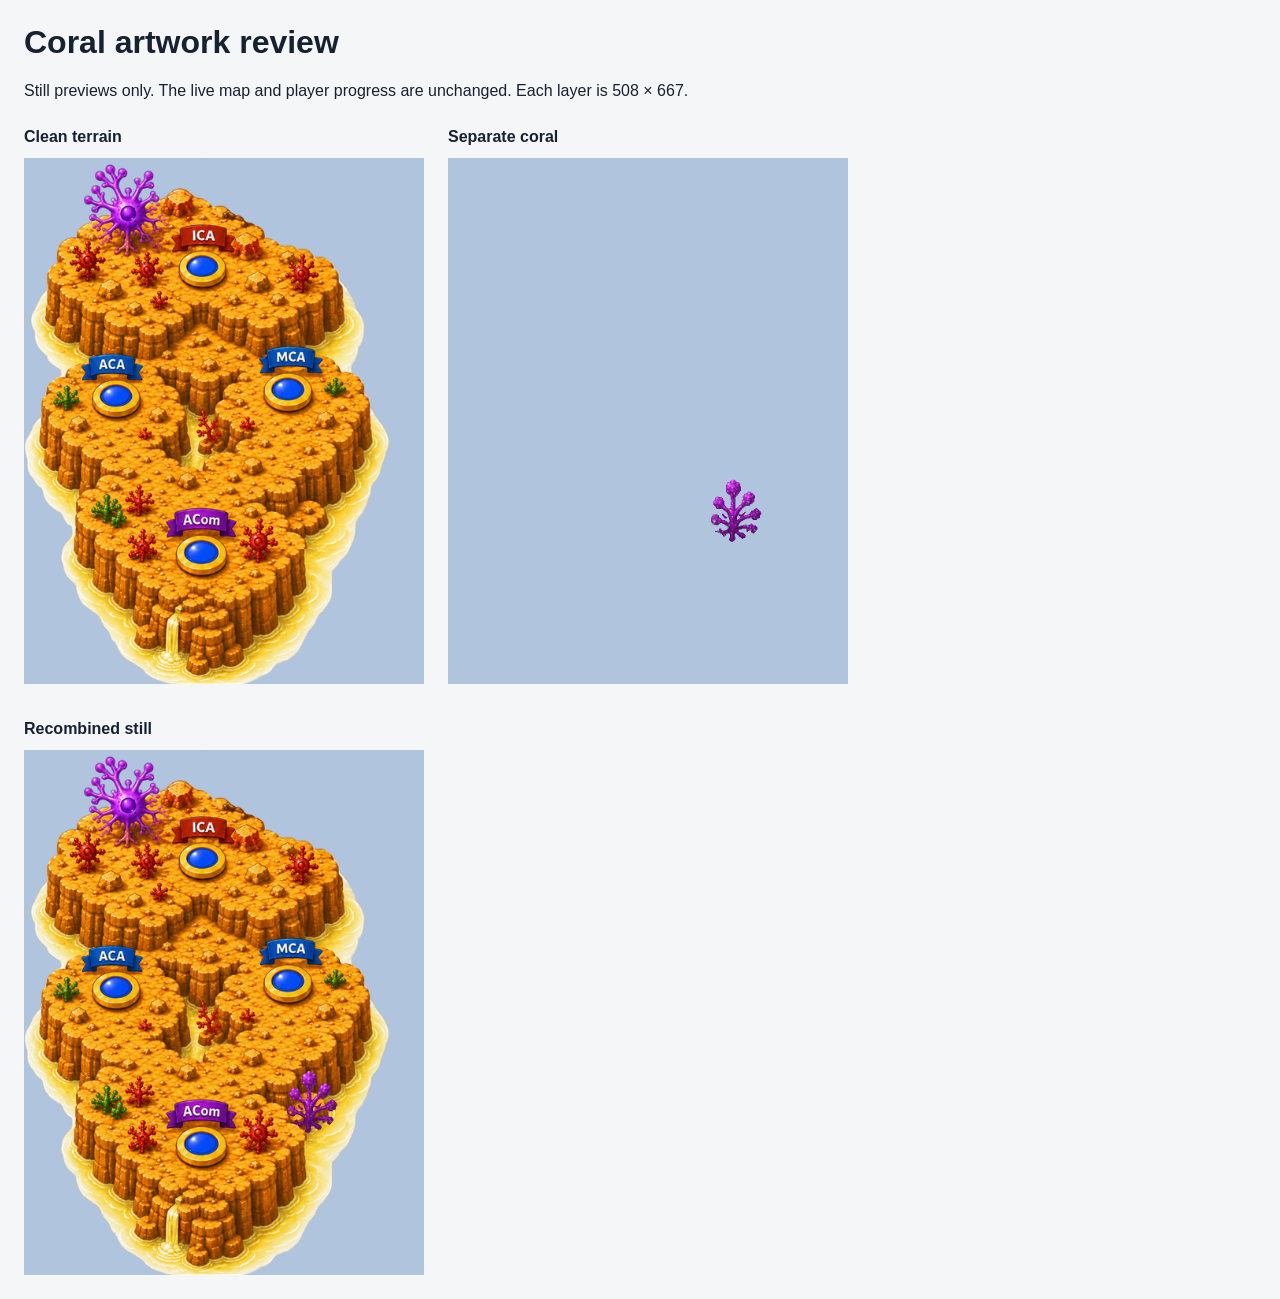
<file: artwork-review/coral/index.html>
<!doctype html><html lang="en"><meta charset="utf-8"><meta name="viewport" content="width=device-width,initial-scale=1"><title>Coral layer review</title><style>body{font:16px Arial;background:#f5f6f8;color:#172131;margin:24px}main{display:flex;flex-wrap:wrap;gap:24px}figure{margin:0;width:min(100%,400px)}img{display:block;width:100%;background:#b0c4de}figcaption{font-weight:bold;margin:12px 0}</style><h1>Coral artwork review</h1><p>Still previews only. The live map and player progress are unchanged. Each layer is 508 × 667.</p><main><figure><figcaption>Clean terrain</figcaption><img src="terrain-no-coral.png"></figure><figure><figcaption>Separate coral</figcaption><img src="coral-layer.png"></figure><figure><figcaption>Recombined still</figcaption><img src="combined.png"></figure></main></html>
</file>
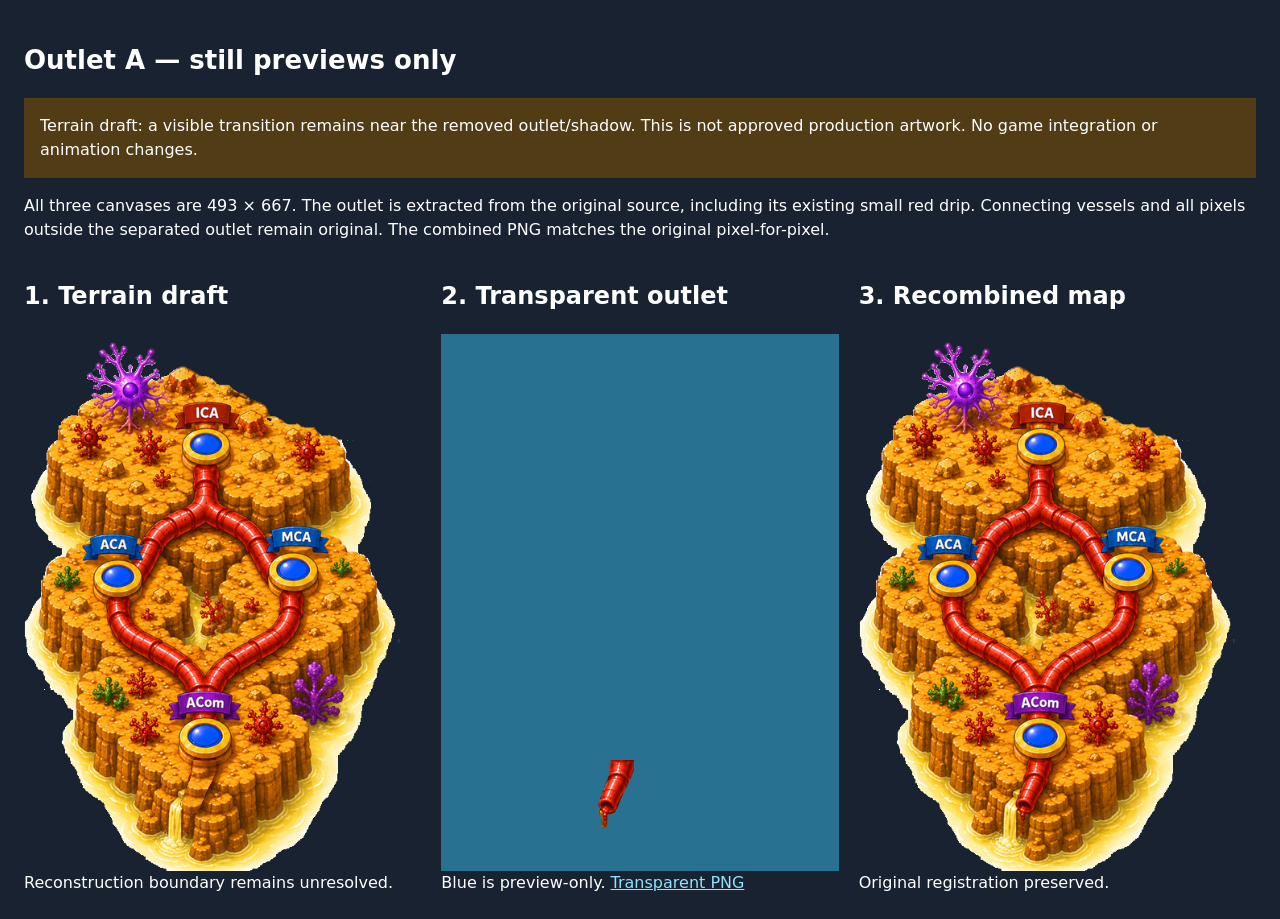
<file: artwork-review/outlet-a/index.html>
﻿<!doctype html><html lang="en"><meta charset="utf-8"><meta name="viewport" content="width=device-width,initial-scale=1"><title>Outlet A — still artwork review</title><style>body{margin:0;padding:24px;background:#182230;color:white;font:16px/1.5 system-ui}main{max-width:1500px;margin:auto}.grid{display:grid;grid-template-columns:repeat(auto-fit,minmax(280px,1fr));gap:20px}figure{margin:0}img{width:100%;display:block}h1{font-size:26px}.note{background:#523c16;padding:16px}a{color:#8fe3ff}</style><main><h1>Outlet A — still previews only</h1><p class="note">Terrain draft: a visible transition remains near the removed outlet/shadow. This is not approved production artwork. No game integration or animation changes.</p><p>All three canvases are 493 × 667. The outlet is extracted from the original source, including its existing small red drip. Connecting vessels and all pixels outside the separated outlet remain original. The combined PNG matches the original pixel-for-pixel.</p><div class="grid"><figure><h2>1. Terrain draft</h2><img src="terrain-clean-v2.png" alt="Terrain with outlet removed; local transition still requires refinement"><figcaption>Reconstruction boundary remains unresolved.</figcaption></figure><figure><h2>2. Transparent outlet</h2><img src="outlet-contrast.png" alt="Original outlet against blue contrasting background"><figcaption>Blue is preview-only. <a href="outlet-transparent.png">Transparent PNG</a></figcaption></figure><figure><h2>3. Recombined map</h2><img src="combined.png" alt="Recombined map matching original"><figcaption>Original registration preserved.</figcaption></figure></div></main></html>
</file>
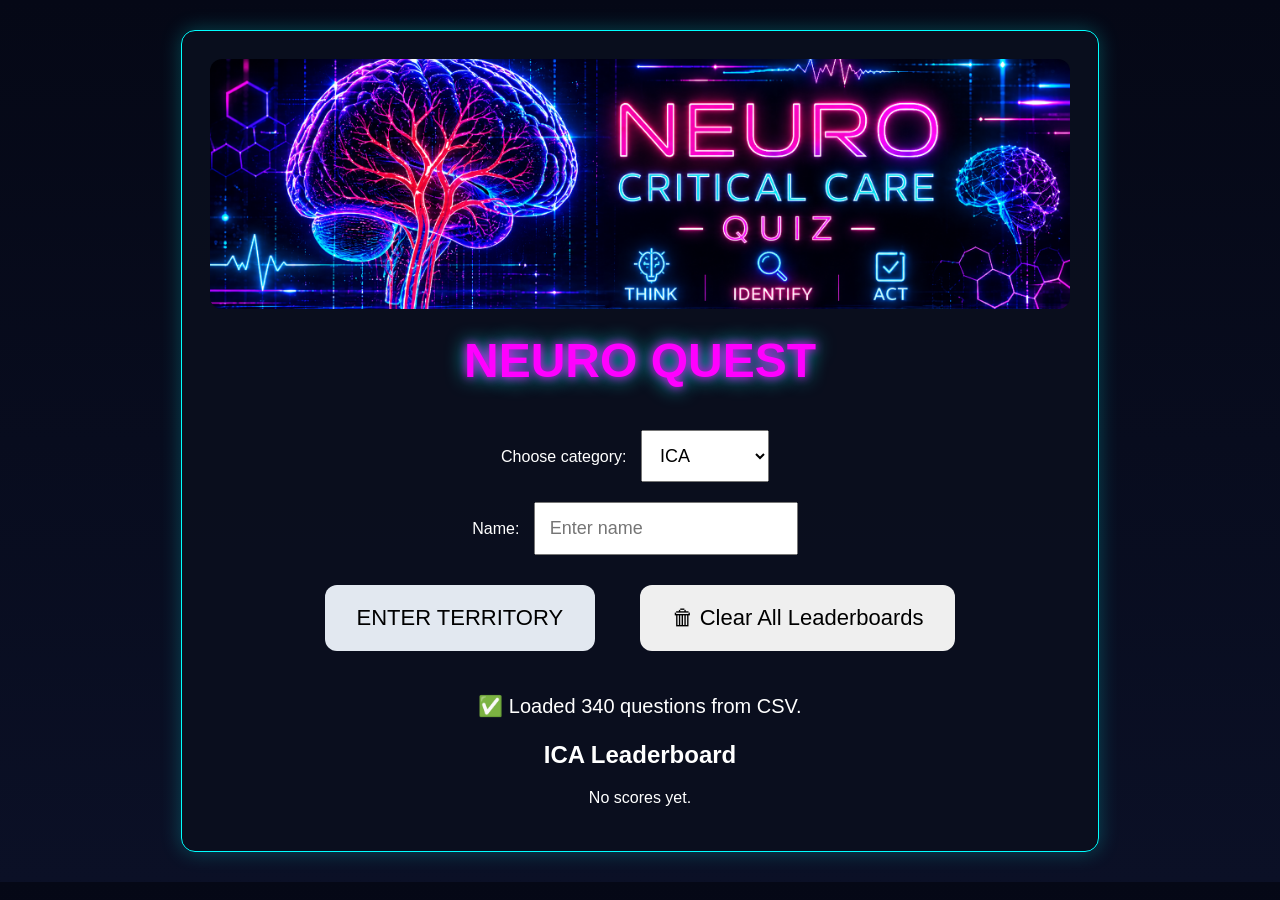
<file: neuro_quiz_csv_awards.html>
<!DOCTYPE html>
<html lang="en">
<head>
<meta charset="UTF-8">
<meta name="viewport" content="width=device-width, initial-scale=1.0">
<title>Neuro Quickfire CSV Quiz</title>
<style>
    body {

font-family: Arial, sans-serif;

background:
linear-gradient(
180deg,
#050816,
#0b1026);

color:white;

margin:0;

padding:30px;

text-align:center;

}
    .card {

background:
rgba(
10,
15,
30,
0.92);

max-width:860px;

margin:0 auto;

padding:28px;

border-radius:14px;

border:
1px solid
#00ffff;

box-shadow:

0 0 20px
rgba(
0,
255,
255,
0.25);

}
    h1 { margin-top: 0; }
    select, input {
padding: 14px;
font-size: 18px;
margin: 10px;
}

button {
padding: 20px 32px;
margin: 20px;
font-size: 22px;
border:none;
border-radius:12px;
cursor:pointer;
}
    .true-btn { background: #d7f5dc; }
    .false-btn { background: #f9d7d7; }
    .start-btn { background: #e2e8f0; }
    #question {

background:white;
color:black;

font-size:
clamp(30px,6vw,44px);

margin:22px 0;

line-height:1.4;

padding:28px;

border-radius:12px;

font-weight:
600;

}
    #feedback {

font-size:
28px;

margin:25px;

min-height:
100px;

line-height:
1.5;

}
    #progress {

margin-top:
15px;

font-size:
24px;

color:
#cccccc;

}
    table { width: 100%; border-collapse: collapse; margin-top: 20px; }
    th{

color:
#ff4fd8;

}

td{

color:
#00ffff;

}
    .small {

color:white;

font-size:
20px;

line-height:
1.5;

}
    .hidden { display: none; }
    .award { font-size: 32px; margin: 15px; font-weight: bold; }
    .brain3 {
background:#9b59b6;
color:white;
}

.brain2 {
background:#3498db;
color:white;
}

.brain1 {
background:#6ab04c;
color:white;
}
    .noaward { background: #f3f4f6; padding: 12px; border-radius: 10px; }
  /*PC only*/
  @media (min-width:769px){

#introVideo{

width:100%;

max-height:95vh;

object-fit:contain;

}

}
    /* MOBILE ONLY */
@media (max-width: 768px) {
.award-name {
display:none;
}

.award-cell {
font-size:24px;
white-space:normal;
}
    table {

font-size:
16px;

width:
100%;

table-layout:
fixed;

}

th, td {

padding:
4px;

text-align:
center;

}

th:nth-child(1),
td:nth-child(1) {

width:
8%;

}

th:nth-child(2),
td:nth-child(2) {

width:
28%;

}

th:nth-child(3),
td:nth-child(3) {

width:
18%;

}

th:nth-child(4),
td:nth-child(4) {

width:
14%;

}

th:nth-child(5),
td:nth-child(5) {

width:
32%;

}

/* hide date on mobile */

th:nth-child(6),
td:nth-child(6) {

display:
none;

}

.award {
font-size: 24px;
}
button {

padding:26px 40px;
font-size:26px;
margin:20px;
width:220px;
height:90px;

}

.true-btn,
.false-btn {

display:block;
margin:22px auto;
width:240px;
height:90px;

}

/* Mobile CSS Active Badge */
/*
body::after {

content:
"📱 Mobile CSS Active";

position:
fixed;

bottom:
50px;

right:
10px;

background:
green;

padding:
10px;

border-radius:
8px;

color:
white;

font-size:
14px;

z-index:
9999;

}
*/
}
</style>
</head>
<body>
<div class="card">

<img src="Quiz banner.png"
style="
width:100%;
max-height:250px;
object-fit:cover;
border-radius:12px;
margin-bottom:20px;
">

<h1 style="
color:#ff00ff;
font-size:48px;
text-shadow:
0 0 10px #ff00ff,
0 0 20px #00ffff;
">
NEURO QUEST
</h1>
<div id="videoContainer"
class="hidden">

<video
id="introVideo"
width="100%"
controls
>

<source
id="videoSource"
src=""
type="video/mp4">

</video>

</div>
    <div id="setup">
        <p></p>
        <p class="small"></p>

        <label for="categorySelect">Choose category:</label>
        <select id="categorySelect"></select>

        <br>

        <label for="playerName">Name:</label>
        <input id="playerName"
placeholder="Enter name"
oninput="populateCategories()">

        <br>

        <button class="start-btn"
onclick="startIntro()">

ENTER TERRITORY

</button>
        <button onclick="clearLeaderboards()">
🗑 Clear All Leaderboards
</button>
        <p id="loadStatus" class="small"></p>
        <div id="setupLeaderboard"></div>
    </div>

    <div id="quiz" class="hidden">
        <div id="progress"></div>
        <div id="question"></div>

        <button class="true-btn" onclick="answerQuestion(true)">TRUE</button>
        <button class="false-btn" onclick="answerQuestion(false)">FALSE</button>

        <div id="feedback"></div>
    </div>

    <div id="finish" class="hidden"></div>
    
</div>

<script>

let allQuestions = [];
let quizQuestions = [];
let currentIndex = 0;
let score = 0;
let selectedCategory = "";
let playerName = "";

function startIntro(){

selectedCategory =
document.getElementById(
"categorySelect"
).value;


let video =
document.getElementById(
"introVideo"
);


let videoFile =
selectedCategory +
"_intro.mp4";



video.pause();

video.removeAttribute(
"src"
);

video.load();


document.getElementById(
"videoContainer"
).classList.add(
"hidden"
);



fetch(
videoFile,
{
method:"HEAD"
}
)

.then(function(response){

if(
!response.ok
){

startQuiz();

return;

}



document.getElementById(
"setup"
).classList.add(
"hidden"
);


document.getElementById(
"videoContainer"
).classList.remove(
"hidden"
);



video.src =
videoFile;

video.load();

setTimeout(function(){

document.getElementById(
"videoContainer"
).scrollIntoView({

behavior:"smooth",

block:"start"

});

},300);
video.onended =
function(){

document.getElementById(
"videoContainer"
).classList.add(
"hidden"
);

startQuiz();

};



video.play();

})


.catch(function(){

document.getElementById(
"videoContainer"
).classList.add(
"hidden"
);

startQuiz();

});

}
fetch("questions.csv")
    .then(response => {
        if (!response.ok) throw new Error("Could not load questions.csv");
        return response.text();
    })
    .then(csvText => {
        allQuestions = parseCSV(csvText);
        populateCategories();
        document.getElementById("loadStatus").innerHTML =
            "✅ Loaded " + allQuestions.length + " questions from CSV.";
        updateSetupLeaderboard();
    })
    .catch(error => {
        document.getElementById("loadStatus").innerHTML =
            "❌ Could not load questions.csv. If testing locally, run through Live Server rather than double-clicking the HTML file.";
        console.error(error);
    });

function parseCSV(text) {
    const rows = [];
    let row = [];
    let current = "";
    let insideQuotes = false;

    for (let i = 0; i < text.length; i++) {
        const char = text[i];
        const nextChar = text[i + 1];

        if (char === '"' && insideQuotes && nextChar === '"') {
            current += '"';
            i++;
        } else if (char === '"') {
            insideQuotes = !insideQuotes;
        } else if (char === "," && !insideQuotes) {
            row.push(current);
            current = "";
        } else if ((char === "\n" || char === "\r") && !insideQuotes) {
            if (current !== "" || row.length > 0) {
                row.push(current);
                rows.push(row);
                row = [];
                current = "";
            }
            if (char === "\r" && nextChar === "\n") i++;
        } else {
            current += char;
        }
    }

    if (current !== "" || row.length > 0) {
        row.push(current);
        rows.push(row);
    }

    const headers = rows.shift().map(h => h.trim());

    return rows
        .filter(r => r.length > 1)
        .map(r => {
            let obj = {};
            headers.forEach((h, i) => obj[h] = (r[i] || "").trim());
            return obj;
        })
        .filter(q => q.Category && q.QuestionGroup && q.Question && q.Answer);
}

function populateCategories() {

const select =
document.getElementById(
"categorySelect"
);

const player =
localStorage.getItem(
"currentPlayer"
)
||
document.getElementById(
"playerName"
)?.value
||
"";
    const previousChoice = select.value;
const urlParams =
new URLSearchParams(
window.location.search
);

const requestedCategory =
urlParams.get("category");
    const categories = [...new Set(allQuestions.map(q => q.Category.trim()))].sort();

    select.innerHTML = "";

    categories.forEach(cat => {
        let option = document.createElement("option");
        option.value = cat;

        if (isUnlocked(player, cat)) {
            option.textContent = cat;
            option.disabled = false;
        } else {
            option.textContent = "🔒 " + cat;
            option.disabled = true;
        }

        select.appendChild(option);
    });

    if(
requestedCategory &&
isUnlocked(player, requestedCategory)
){

select.value =
requestedCategory;

}
else if(
previousChoice &&
isUnlocked(player, previousChoice)
){

select.value =
previousChoice;

}
else if(
isUnlocked(player,"ICA")
){

select.value =
"ICA";

}

    select.onchange = updateSetupLeaderboard;

updateSetupLeaderboard();
}
function startQuiz() {
    selectedCategory = document.getElementById("categorySelect").value;
playerName =
localStorage.getItem("currentPlayer")
||
document.getElementById("playerName")
.value.trim()
||
"Anonymous";

    let categoryQuestions = allQuestions.filter(q =>
        q.Category.trim().toUpperCase() === selectedCategory.trim().toUpperCase()
    );

    let grouped = {};

    categoryQuestions.forEach(q => {
        let groupKey = q.QuestionGroup.trim();
        if (!grouped[groupKey]) grouped[groupKey] = [];
        grouped[groupKey].push(q);
    });

    let oneFromEachGroup = Object.values(grouped).map(group => {
        return group[Math.floor(Math.random() * group.length)];
    });

    quizQuestions = shuffle(oneFromEachGroup).slice(0, 20);

    if (quizQuestions.length === 0) {
        alert("No questions found for this category.");
        return;
    }

    currentIndex = 0;
    score = 0;

    document.getElementById("setup").classList.add("hidden");
    document.getElementById("quiz").classList.remove("hidden");
    document.getElementById("finish").classList.add("hidden");

    showQuestion();
}

function showQuestion() {
    if (currentIndex >= quizQuestions.length) {
        finishQuiz();
        return;
    }

    let q = quizQuestions[currentIndex];

    document.getElementById("progress").innerHTML =
        "Question " + (currentIndex + 1) + " of " + quizQuestions.length +
        " | Score: " + score;

    document.getElementById("question").innerHTML = q.Question;
    document.getElementById("feedback").innerHTML = "";
}

function answerQuestion(choice) {
    let q = quizQuestions[currentIndex];
    let correctAnswer = q.Answer.trim().toUpperCase() === "TRUE";

    if (choice === correctAnswer) {
        score++;
        document.getElementById("feedback").innerHTML =
            "✅ Correct<br><span class='small'>" + q.Explanation + "</span>";
    } else {
        document.getElementById("feedback").innerHTML =
            "❌ Incorrect<br><span class='small'>" + q.Explanation + "</span>";
    }

    currentIndex++;
    setTimeout(showQuestion, 1700);
}
function submitGlobalScore(name, category, score, total, percent, award) {

    const formURL =
    "https://docs.google.com/forms/d/e/1FAIpQLSeqcBmjXNahqS48UWoKyGzXKnuLOe5CPCmRaFGAQKbBhjtxow/formResponse";

    const data = new FormData();

    data.append("entry.566987485", name);
    data.append("entry.703819796", category);
    data.append("entry.848919540", score);
    data.append("entry.2003297694", total);
    data.append("entry.2104975572", percent);
    data.append("entry.2060613042", award);
    data.append("entry.2009593854",
        new Date().toLocaleString());

    fetch(formURL, {
        method: "POST",
        mode: "no-cors",
        body: data
    });

    console.log("Global score submitted");
}
function finishQuiz() {
    document.getElementById("quiz").classList.add("hidden");

    let percent = Math.round((score / quizQuestions.length) * 100);
    let award = getAward(percent);
    saveLevelProgress(
playerName,
selectedCategory,
award
);
    if(
selectedCategory==="ICA"
&&
percent>=80
){

saveUnlock(
playerName,
"ICA",
"ACA"
);
saveUnlock(
playerName,
"ICA",
"MCA"
);
}
if(
selectedCategory==="ACA"
&&
percent>=80
){

let progress =
JSON.parse(
localStorage.getItem(
"neuroProgress"
) || "{}"
);

if(
progress[playerName] &&
progress[playerName]["MCA"] &&
progress[playerName]["MCA"].completed === true
){

saveUnlock(
playerName,
"ACA",
"ACom"
);

}

}
if(
selectedCategory==="MCA"
&&
percent>=80
){

let progress =
JSON.parse(
localStorage.getItem(
"neuroProgress"
) || "{}"
);

if(
progress[playerName] &&
progress[playerName]["ACA"] &&
progress[playerName]["ACA"].completed === true
){

saveUnlock(
playerName,
"MCA",
"ACom"
);
}

}
if(
selectedCategory==="ACom"
&&
percent>=80
){

saveUnlock(
playerName,
"ACom",
"AChA"
);


}



    let code = generateUnlockCode(selectedCategory, award.code);

    saveScore(playerName, selectedCategory, score, quizQuestions.length, percent, award.name, award.emoji);
submitGlobalScore(
    playerName,
    selectedCategory,
    score,
    quizQuestions.length,
    percent,
    award.name
);
    let finishHTML =
        "<h2>Finished</h2>" +
        "<h3>" + playerName + ": " + score + "/" + quizQuestions.length + " (" + percent + "%)</h3>" +
        "<div class='award " + award.className + "'>" + award.emoji + " " + award.name + "</div>" +
        "<p>Unlock code: <strong>" + code + "</strong></p>" +
        "<button class='start-btn' onclick=\"returnToMap()\">Continue</button>" +
        renderLeaderboard(selectedCategory);

    document.getElementById("finish").innerHTML = finishHTML;
    document.getElementById("finish").classList.remove("hidden");
}

function getAward(percent) {
    if (percent >= 100) return {name: "3 Brains", emoji: "🧠🧠🧠", code: "B3", className: "brain3"};
    if (percent >= 80) return {name: "2 Brains", emoji: "🧠🧠", code: "B2", className: "brain2"};
    if (percent >= 70) return {name: "1 Brain", emoji: "🧠", code: "B1", className: "brain1"};
    return {name: "No brains yet", emoji: "🩺", code: "N", className: "noaward"};
}

function generateUnlockCode(category, awardCode) {
    if (awardCode === "N") return "No code - score below Bronze";
    return category.toUpperCase() + "-" + awardCode + "-" + new Date().getFullYear();
}

function saveScore(name, category, score, total, percent, awardName, awardEmoji) {
    let scores = JSON.parse(localStorage.getItem("neuroQuizScores") || "[]");

    scores.push({
        name: name,
        category: category,
        score: score,
        total: total,
        percent: percent,
        awardName: awardName,
        awardEmoji: awardEmoji,
        date: new Date().toLocaleString()
    });

    localStorage.setItem("neuroQuizScores", JSON.stringify(scores));
}
function saveLevelProgress(playerName, level, award){

let progress =
JSON.parse(
localStorage.getItem("neuroProgress") || "{}"
);

if(!progress[playerName]){
progress[playerName] = {};
}

let brains = 0;

if(award.name === "3 Brains"){
brains = 3;
}
else if(award.name === "2 Brains"){
brains = 2;
}
else if(award.name === "1 Brain"){
brains = 1;
}

progress[playerName][level] = {
completed: brains >= 2,
brains: brains
};

localStorage.setItem(
"neuroProgress",
JSON.stringify(progress)
);

}
function getScoresForCategory(category) {
    let scores = JSON.parse(localStorage.getItem("neuroQuizScores") || "[]");

    return scores
        .filter(s => s.category.toUpperCase() === category.toUpperCase())
        .sort((a, b) => b.percent - a.percent || b.score - a.score)
        .slice(0, 20);
}

function renderLeaderboard(category) {
    let scores = getScoresForCategory(category);

    if (scores.length === 0) {
        return "<h2>" + category + " Leaderboard</h2><p>No scores yet.</p>";
    }

    let html =
        "<h2>" + category + " Leaderboard</h2>" +
        "<table>" +
        "<tr><th>Rank</th><th>Name</th><th>Score</th><th>%</th><th>Award</th><th>Date</th></tr>";

    scores.forEach((s, index) => {
        html += "<tr>" +
            "<td>" + (index + 1) + "</td>" +
            "<td>" + s.name + "</td>" +
            "<td>" + s.score + "/" + s.total + "</td>" +
            "<td>" + s.percent + "%</td>" +
            "<td class='award-cell'>" + s.awardEmoji + "<br><span class='award-name'>" + s.awardName + "</span></td>" +
            "<td>" + s.date + "</td>" +
            "</tr>";
    });

    html += "</table>";
    return html;
}

function updateSetupLeaderboard() {
    let category = document.getElementById("categorySelect").value;
    if (!category) return;
    document.getElementById("setupLeaderboard").innerHTML = renderLeaderboard(category);
}

function shuffle(array) {
    let copy = [...array];

    for (let i = copy.length - 1; i > 0; i--) {
        let j = Math.floor(Math.random() * (i + 1));
        [copy[i], copy[j]] = [copy[j], copy[i]];
    }

    return copy;
}
function clearLeaderboards(){

    let confirmDelete =
    confirm("Delete ALL leaderboards?");

    if(confirmDelete){

        localStorage.removeItem(
        "neuroQuizScores"
        );

        alert(
        "Leaderboards cleared"
        );

        location.reload();

    }

}
function saveUnlock(playerName, category, unlockedCategory){

    let progress =
    JSON.parse(
    localStorage.getItem(
    "neuroProgress"
    ) || "{}"
    );

    if(!progress[playerName]){
        progress[playerName]={};
    }

    progress[playerName][unlockedCategory]=true;

    localStorage.setItem(
    "neuroProgress",
    JSON.stringify(progress)
    );

}

function isUnlocked(playerName, category){

    if(category === "ICA"){
        return true;
    }

    let progress =
    JSON.parse(
    localStorage.getItem("neuroProgress") || "{}"
    );

    let levelProgress =
    progress[playerName] && progress[playerName][category];

    return levelProgress === true ||
           (levelProgress && levelProgress.completed === true);
}

function goHome(){

    document.getElementById("finish").classList.add("hidden");
    document.getElementById("setup").classList.remove("hidden");

    populateCategories();
    updateSetupLeaderboard();
}
    window.addEventListener("load", function(){

let savedPlayer =
localStorage.getItem("currentPlayer");

if(savedPlayer){
document.getElementById("playerName").value = savedPlayer;
}

});
function returnToMap(){

  const player =
    localStorage.getItem("currentPlayer") ||
    playerName ||
    document.getElementById("playerName").value.trim();

  if(player){
    localStorage.setItem("currentPlayer", player);
  }

  localStorage.setItem("currentMap", "vessel_valley.html");

  window.location.href = "vessel_valley.html";

}


</script>
</body>
</html>
</file>
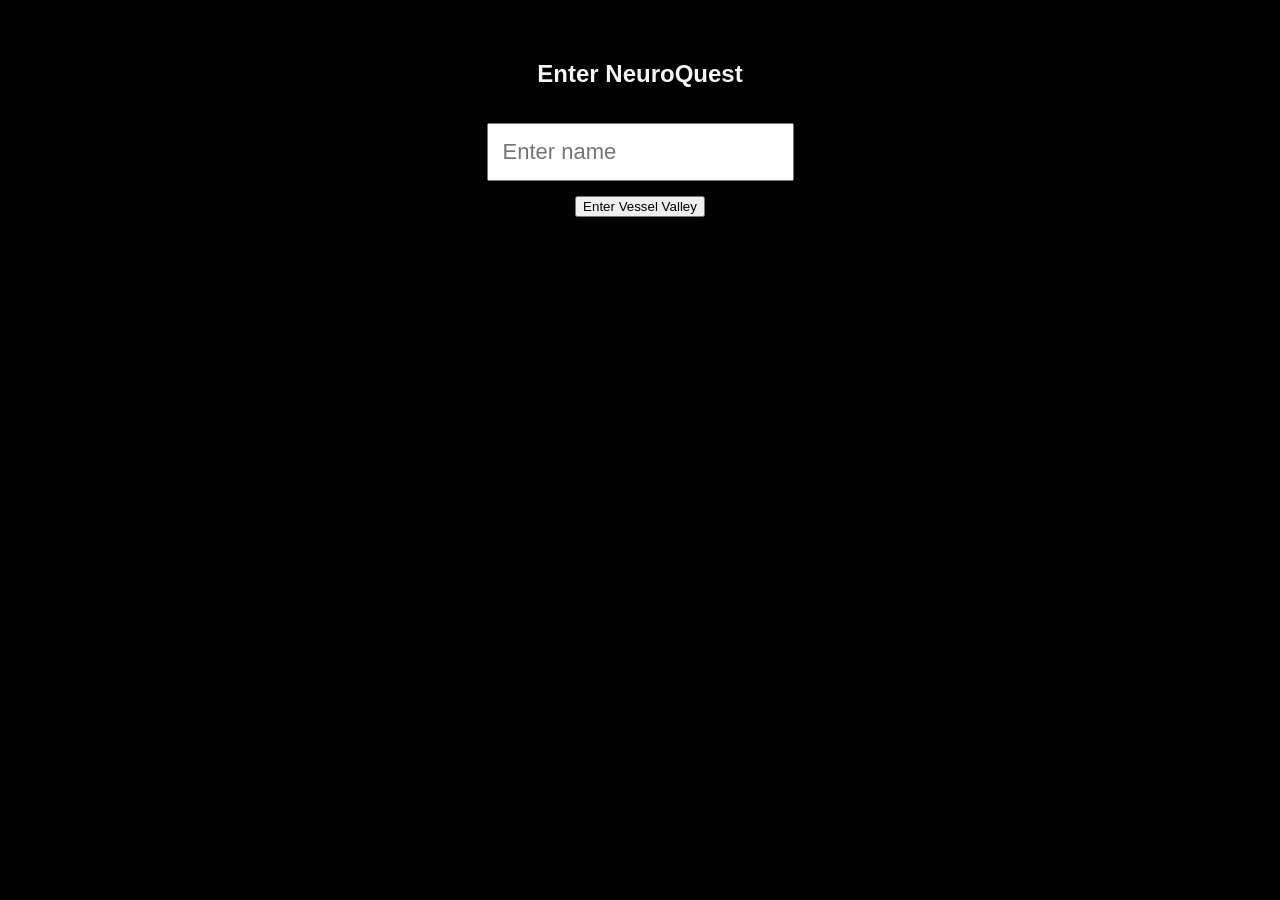
<file: vessel_valley.html>
<!DOCTYPE html>
<html lang="en">
<head>
<meta charset="UTF-8">
<meta name="viewport" content="width=device-width, initial-scale=1.0, maximum-scale=1.0, user-scalable=no">

<title>Vessel Valley</title>
<link rel="stylesheet" href="vessel-valley-outlet.css?v=20261112-12">
<link rel="stylesheet" href="vessel-valley-water.css?v=20261112-12">
<link rel="stylesheet" href="vessel-valley-connections.css">
<script src="vessel-valley-connections.js" defer></script>
<script src="vessel-valley-water.js?v=20261112-12" defer></script>
<script src="vessel-valley-outlet.js" defer></script>
<style>
    body {
        margin: 0;
        padding: 20px;
        background: #000000;
        font-family: Arial, sans-serif;
        text-align: center;
        color: #f5f5f5;
    }

    h1 {
        margin: 10px 0 20px;
        font-size: clamp(32px, 7vw, 56px);
    }

    .map-wrap {
        position: relative;
  width: min(95vw, 650px);
  margin: 70px auto 0;
    }
.map-inner {
  position: relative;
  transform: translateY(70px);
}
    .base-map {
width: 100%;
height: auto;
display: block;
}

    .hotspot {
position:absolute;
  border-radius:50%;
  border: none;
  background:none;
  padding:0;
  margin:0;
  appearance:none;
  -webkit-appearance:none;
  cursor:pointer;
  z-index:3;
}

    /* testing target areas - adjust these if needed */
    .ica  { top: 17%; left: 38%; width: 12%; height: 8%; }
    .aca  { top: 42%; left: 17%; width: 12%; height: 8%; }
    .mca  { top: 40%; left: 60%; width: 12%; height: 8%; }
    .acom { top: 71%; left: 38%; width: 12%; height: 8%; }
.acha { 
   top: -1.8%;
  left: 57%;
  width: 11%;
  height: 7%; 
}
    .hotspot-label {
        position: absolute;
        background:transparent;
        color: white;
        padding: 5px 8px;
        border-radius: 8px;
        font-size: 14px;
        pointer-events: none;
        transform: translate(-50%, -50%);
    }
/*
    .ica-label  { top: 15%; left: 50%; }
    .aca-label  { top: 39%; left: 23%; }
    .mca-label  { top: 39%; left: 76%; }
    .acom-label { top: 71%; left: 50%; }

   .locked {
        filter: grayscale(0.2);
        opacity: 0.55;
    }
       */ 

    .note {
        max-width: 650px;
        margin: 18px auto 0;
        font-size: 16px;
        color: #cccccc;
    }

    /* When testing is finished, switch .hotspot to transparent */
    /*
    .hotspot {
        border: none;
        background: transparent;
    }
    .hotspot-label { display: none; }
    */

    .locked{
/*filter: grayscale(100%);
opacity:0.5;
*/
pointer-events:none;
}
.hidden {
display:none;
}
.course-overlay{
position:absolute;
pointer-events:none;
}
.csf-wave-1{
  top:0;
  left:0;
  width:100%;
  height:auto;
  z-index:1;
  opacity:0;
  animation: csfWaveOne 3s infinite ease-in-out;
  filter:
    brightness(1.4)
    contrast(1.15)
    drop-shadow(0 0 4px white);
}

@keyframes csfWaveOne {
  0%   { opacity:0; }
  25%  { opacity:0.3; }
  55%  { opacity:0; }
  100% { opacity:0; }
}

.acha-wave-1{
  top:-8%;
  left:32%;
  width:60%;
  height:auto;
  z-index:3;
  opacity:0;
  animation: achaWaveOne 3s infinite ease-in-out;
  filter:
    brightness(1.4)
    contrast(1.15)
   ;
}

@keyframes achaWaveOne {
  0%   { opacity:0; }
  25%  { opacity:0.3; }
  55%  { opacity:0; }
  100% { opacity:0; }
}

.csf-bubbles{
  position:absolute;
  top:88%;
  left:33%;
  width:8%;
  height:8%;
  z-index:5;
  pointer-events:none;
}

.csf-bubbles span{
  position:absolute;
  bottom:0;
  width:8px;
  height:8px;
  border-radius:50%;
  background:rgba(255,255,240,1);
  box-shadow:0 0 4px white;
  animation:bubbleRise 1.2s infinite ease-out;
}

.csf-bubbles span:nth-child(1){
  left:20%;
  animation-delay:0s;
}

.csf-bubbles span:nth-child(2){
  left:45%;
  animation-delay:0.6s;
  width:6px;
  height:6px;
}

.csf-bubbles span:nth-child(3){
  left:65%;
  animation-delay:1.1s;
  width:5px;
  height:5px;
}

@keyframes bubbleRise{
  0%{
    transform:translateY(0) scale(0.6);
    opacity:0;
  }
  30%{
    opacity:1;
  }
  100%{
    transform:translateY(-12px) scale(1.1);
    opacity:0;
  }
}

@media (max-width: 700px) {
  .csf-wave-1,
  .acha-wave-1 {
    filter: brightness(1.2) contrast(1.05);
  }
}
/* ICA overlay position */

.ica-overlay {
 top: 18.6282%;
 left: 40.6004%;
 width: 7.9724%;
 height: 3.9730%;
 z-index:2;
}
.ica-star-overlay {
 top: 18.4207%;
 left: 39.9990%;
 width: 9.3000%;
 height: 4.6166%;
 z-index:2;
}
/* ACA overlay position */
.aca-overlay {
 top: 43.2159%;
 left: 19.1437%;
 width: 7.9724%;
 height: 4.1229%;
 z-index:2;
}

.aca-star-overlay {
 top: 42.9956%;
 left: 18.5423%;
 width: 9.3000%;
 height: 4.8013%;
 z-index:2;
}
/* MCA overlay position */

.mca-overlay {
 top: 41.8666%;
 left: 61.8602%;
 width: 8.1693%;
 height: 4.2729%;
 z-index:2;
}

.mca-star-overlay {
 top: 41.6335%;
 left: 61.2397%;
 width: 9.5384%;
 height: 4.9859%;
 z-index:2;
}
/* ACom overlay position */

.acom-overlay {
 top: 72.7511%;
 left: 40.0098%;
 width: 8.5630%;
 height: 4.4228%;
 z-index:2;
}

.acom-star-overlay {
 top: 72.5052%;
 left: 39.3509%;
 width: 10.0154%;
 height: 5.1706%;
 z-index:2;
}
.acha-overlay {
  top: -8%;
  left: 32%;
  width: 60%;
  height: auto;
  z-index: 2;
}
.acha-red-overlay,
.acha-star-overlay {
  top: -1.7%;
  left: 57%;
  width: 11.5%;
  height: auto;
  z-index: 4;
}

#loginBox {
text-align:center;
margin-top:40px;
}

#playerInput {
font-size:22px;
padding:14px;
margin:15px;
}
</style>
</head>
<body>
<div id="loginBox">
  <h2>Enter NeuroQuest</h2>
  <input id="playerInput" placeholder="Enter name">
  <br>
  <button onclick="savePlayer()">Enter Vessel Valley</button>
</div>

<div id="mapBox" class="hidden">
  <!-- your vessel valley image and hotspot buttons are here -->

<h1>Vessel Valley</h1>

<div class="map-wrap">
    <div class="map-inner">
    
    <img src="artwork-review/coral/terrain-no-coral-v2.png"  class="base-map" alt="Vessel Valley map">
    <svg class="outlet-a-layer" viewBox="0 0 508 667" preserveAspectRatio="none" aria-hidden="true" focusable="false">
      <!-- Stop at the pipe mouth: the source cut-out's existing drip is not displayed. -->
      <defs><clipPath id="outlet-a-window"><rect x="190" y="529" width="55" height="67"/></clipPath></defs>
      <g clip-path="url(#outlet-a-window)">
        <image class="outlet-a-image" href="artwork-review/outlet-a/outlet-transparent.png" width="493" height="667"/>
      </g>
      <!-- Leak coordinates share the original 508 x 667 map canvas. -->
      <defs>
        <radialGradient id="outlet-blood-tint"><stop stop-color="#b83938" stop-opacity=".32"/><stop offset="1" stop-color="#c95547" stop-opacity="0"/></radialGradient>
        <clipPath id="outlet-blood-water"><ellipse cx="207" cy="643" rx="17" ry="6"/></clipPath>
      </defs>
      <g class="outlet-a-blood">
        <g clip-path="url(#outlet-blood-water)">
          <ellipse class="outlet-blood-plume" cx="207" cy="643" rx="12" ry="4" fill="url(#outlet-blood-tint)"/>
          <ellipse class="outlet-blood-ring" cx="207" cy="641" rx="6" ry="1.8"/>
        </g>
        <path class="outlet-blood-bead" d="M206 586 Q204 589 204.5 591 Q206 593 207.5 591 Q208 589 206 586Z"/>
        <path class="outlet-blood-drop" d="M206 587 Q203.5 591 205 592.5 Q207 594 208 591.5 Q208 590 206 587Z"/>
        <path class="outlet-blood-drop second" d="M206 587 Q204 590 205 591.5 Q207 593 207.5 591 Q208 590 206 587Z"/>
      </g>
      <rect class="outlet-a-viewport" x="190" y="529" width="55" height="67" fill="transparent"/>
    </svg>
    <img
src="vessel_valley_wave1.png"
class="course-overlay csf-wave-1">
<img

src="red_overlay_ica.png"
class="course-overlay ica-overlay">
<img
src="blue_star_overlay_ica.png"
class="course-overlay ica-star-overlay hidden">
<img
src="red_overlay_aca.png"
class="course-overlay aca-overlay">
<img
src="blue_star_overlay_aca.png"
class="course-overlay aca-star-overlay hidden">
<img
src="red_overlay_mca.png"
class="course-overlay mca-overlay">
<img
src="blue_star_overlay_mca.png"
class="course-overlay mca-star-overlay hidden">
<img
src="red_overlay_acom.png"
class="course-overlay acom-overlay">

<img
src="blue_star_overlay_acom.png"
class="course-overlay acom-star-overlay hidden">

<img
src="acha_island.png"
class="course-overlay acha-overlay hidden">
<img
src="acha_island_wave1.png"
class="course-overlay acha-wave-1 hidden">
<img
src="red_overlay_acha.png"
class="course-overlay acha-red-overlay hidden">

<img
src="blue_star_overlay_acha.png"
class="course-overlay acha-star-overlay hidden">

<div class="csf-bubbles">
  <span></span>
  <span></span>
  <span></span>
</div>

    <button class="hotspot ica" onclick="handleLevelClick('ICA')"></button>
<button class="hotspot aca" onclick="handleLevelClick('ACA')"></button>
<button class="hotspot mca" onclick="handleLevelClick('MCA')"></button>
<button class="hotspot acom" onclick="handleLevelClick('ACom')"></button>
<button class="hotspot acha hidden" onclick="handleLevelClick('AChA')"></button>

    <div class="hotspot-label ica-label">ICA</div>
    <div class="hotspot-label aca-label">ACA</div>
    <div class="hotspot-label mca-label">MCA</div>
    <div class="hotspot-label acom-label">ACom</div>
    
</div>
</div>
</div>
    


<script>
    let playerName =
localStorage.getItem("currentPlayer") || "";

window.onload = function(){

    if(playerName){
        document.getElementById("loginBox").classList.add("hidden");
        document.getElementById("mapBox").classList.remove("hidden");
        updateMapProgress();
    }

};

function savePlayer(){

    let enteredName =
    document.getElementById("playerInput").value.trim();
    

    if(!enteredName){
        alert("Please enter your name first");
        return;
    }

    localStorage.setItem("currentPlayer", enteredName);

    playerName = enteredName;

    document.getElementById("loginBox").classList.add("hidden");
    document.getElementById("mapBox").classList.remove("hidden");
updateMapProgress();

}

function openLevel(level){

    window.location.href =
    "neuro_quiz_csv_awards.html?category="
    + level;

}
function openLevel(category) {
    window.location.href = "neuro_quiz_csv_awards.html?category=" + encodeURIComponent(category);
}
/* Test deleted now - this was just to check the locking mechanism works
if(!isUnlocked(playerName,"ACA")){
    document.querySelector(".aca")
      .classList.add("locked");
}
      */
function updateMapProgress(){

let playerName =
localStorage.getItem("currentPlayer");

let progress =
JSON.parse(
localStorage.getItem("neuroProgress") || "{}"
);

let playerProgress =
progress[playerName] || {};

window.vesselValleyOutlet?.update(playerName, playerProgress);
window.vesselValleyConnections?.update(playerName, playerProgress);

if(
playerProgress["ICA"] &&
playerProgress["ICA"].completed === true
){

document.querySelector(".ica-overlay").style.display =
"none";

}

if(
playerProgress["ICA"] &&
playerProgress["ICA"].brains === 3
){

document.querySelector(".ica-star-overlay").classList.remove("hidden");

}
if(
playerProgress["ACA"] &&
playerProgress["ACA"].completed === true
){

document.querySelector(
".aca-overlay"
).style.display =
"none";

}

if(
playerProgress["ACA"] &&
playerProgress["ACA"].brains === 3
){

document.querySelector(".aca-star-overlay")
.classList.remove("hidden");

}
if(
playerProgress["MCA"] &&
playerProgress["MCA"].completed === true
){

document.querySelector(
".mca-overlay"
).style.display =
"none";

}


if(
playerProgress["MCA"] &&
playerProgress["MCA"].brains === 3
){

document.querySelector(
".mca-star-overlay"
).classList.remove(
"hidden"
);

}
if(
playerProgress["ACom"] &&
playerProgress["ACom"].completed === true
){

document.querySelector(
".acom-overlay"
).style.display =
"none";

}

if(
playerProgress["ACom"] &&
playerProgress["ACom"].brains === 3
){

document.querySelector(
".acom-star-overlay"
).classList.remove(
"hidden"
);

}
if(
playerProgress["ACom"] &&
playerProgress["ACom"].completed === true
){
  document.querySelector(".acha-overlay").classList.remove("hidden");
  document.querySelector(".acha").classList.remove("hidden");
}
if(
playerProgress["ACom"] &&
playerProgress["ACom"].completed === true
){
  document.querySelector(".acha-overlay").classList.remove("hidden");
    document.querySelector(".acha-wave-1").classList.remove("hidden");
  document.querySelector(".acha-red-overlay").classList.remove("hidden");
  document.querySelector(".acha").classList.remove("hidden");
}

if(
playerProgress["AChA"] &&
playerProgress["AChA"].completed === true
){
  document.querySelector(".acha-red-overlay").style.display = "none";
}

if(
playerProgress["AChA"] &&
playerProgress["AChA"].brains === 3
){
  document.querySelector(".acha-star-overlay").classList.remove("hidden");
}
}
function openLevel(category){

localStorage.setItem(
"currentMap",
"vessel_valley.html"
);

window.location.href =
"neuro_quiz_csv_awards.html?category="
+
encodeURIComponent(category);

}
function levelUnlocked(level){

let player =
localStorage.getItem("currentPlayer");

let progress =
JSON.parse(
localStorage.getItem("neuroProgress") || "{}"
);

let p =
progress[player] || {};

if(level === "ICA"){
return true;
}

if(level === "ACA" || level === "MCA"){
  return p["ICA"] === true ||
         (p["ICA"] && p["ICA"].completed === true);
}

if(level === "ACom"){
  return (
    (p["ACA"] === true || (p["ACA"] && p["ACA"].completed === true)) &&
    (p["MCA"] === true || (p["MCA"] && p["MCA"].completed === true))
  );
}

if(level === "AChA"){
  return p["ACom"] === true ||
         (p["ACom"] && p["ACom"].completed === true);
}
return false;


}

function handleLevelClick(level){

if(levelUnlocked(level)){

openLevel(level);

} else {

alert("🔒 Complete the previous level first.");

}

}
</script>

</body>
</html>
</file>
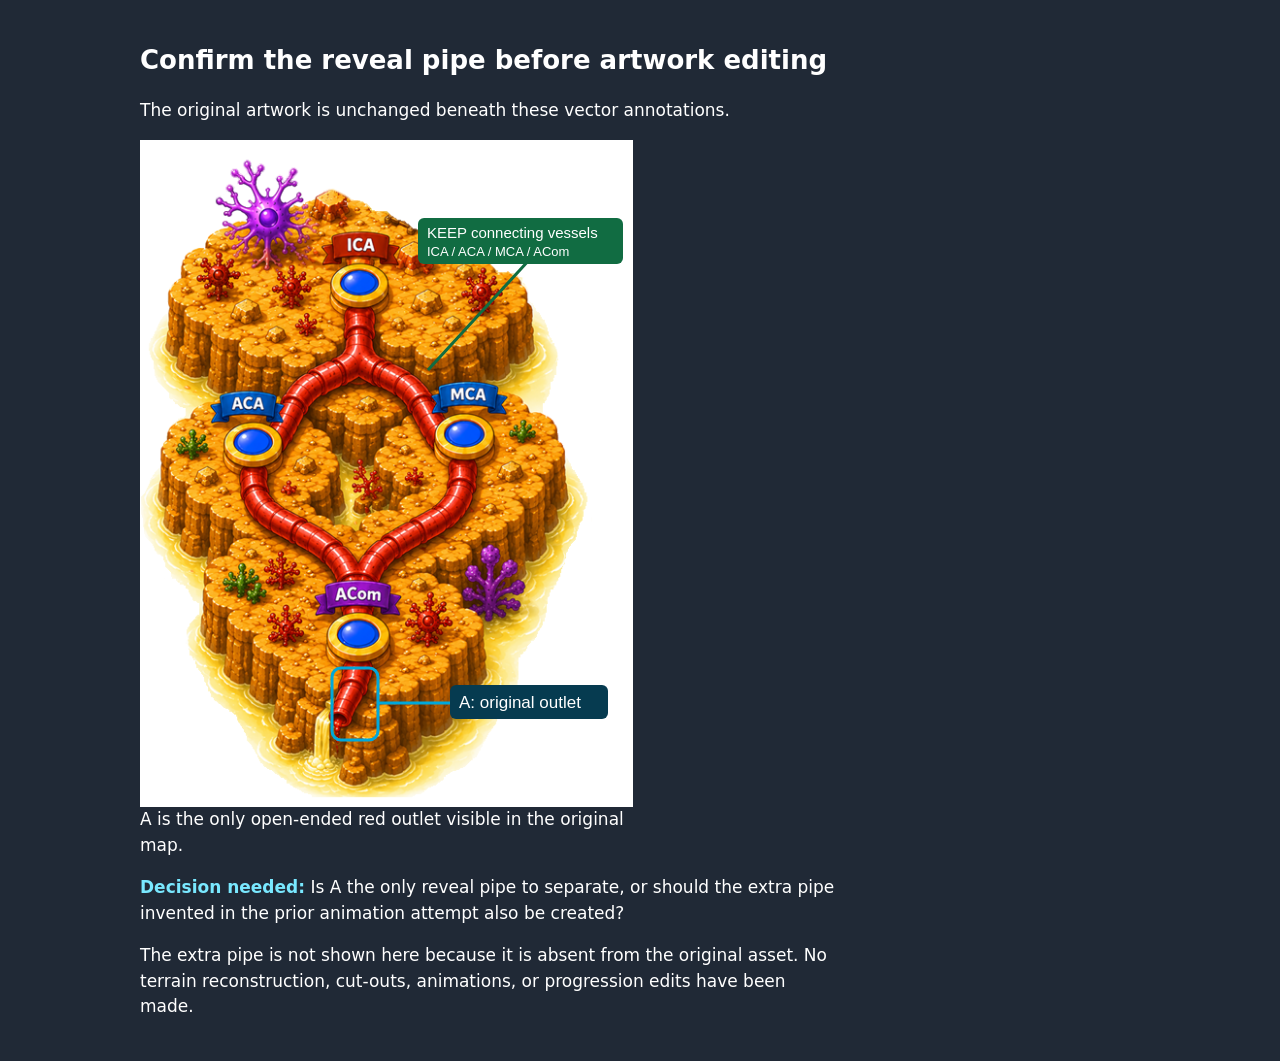
<file: artwork-review/reveal-pipe-identification.html>
﻿<!doctype html>
<html lang="en"><meta charset="utf-8"><meta name="viewport" content="width=device-width,initial-scale=1"><title>Vessel Valley — reveal pipe identification</title>
<style>body{margin:0;padding:24px;background:#202936;color:#fff;font:17px/1.5 system-ui}main{max-width:1000px;margin:auto}figure{margin:0;max-width:493px}svg{display:block;width:100%;height:auto;background:#fff}h1{font-size:26px}.legend{max-width:700px}strong{color:#79e8ff}a{color:#79e8ff}</style>
<main><h1>Confirm the reveal pipe before artwork editing</h1><p>The original artwork is unchanged beneath these vector annotations.</p>
<figure><svg xmlns="http://www.w3.org/2000/svg" viewBox="0 0 493 667" role="img" aria-label="Original map with the outlet below ACom marked A and connecting vessels marked keep">
<image href="../vessel_valley.png" width="493" height="667"/>
<rect x="192" y="528" width="46" height="72" rx="9" fill="none" stroke="#00a8db" stroke-width="3"/>
<path d="M238 563H319" stroke="#00a8db" stroke-width="3"/><rect x="310" y="545" width="158" height="34" rx="6" fill="#063b50"/><text x="319" y="568" fill="white" font-size="17" font-family="sans-serif">A: original outlet</text>
<path d="M288 230L390 119" stroke="#116c42" stroke-width="3"/><rect x="278" y="78" width="205" height="46" rx="6" fill="#116c42"/><text x="287" y="98" fill="white" font-size="15" font-family="sans-serif">KEEP connecting vessels</text><text x="287" y="116" fill="white" font-size="13" font-family="sans-serif">ICA / ACA / MCA / ACom</text>
</svg><figcaption>A is the only open-ended red outlet visible in the original map.</figcaption></figure>
<div class="legend"><p><strong>Decision needed:</strong> Is A the only reveal pipe to separate, or should the extra pipe invented in the prior animation attempt also be created?</p><p>The extra pipe is not shown here because it is absent from the original asset. No terrain reconstruction, cut-outs, animations, or progression edits have been made.</p></div></main></html>
</file>
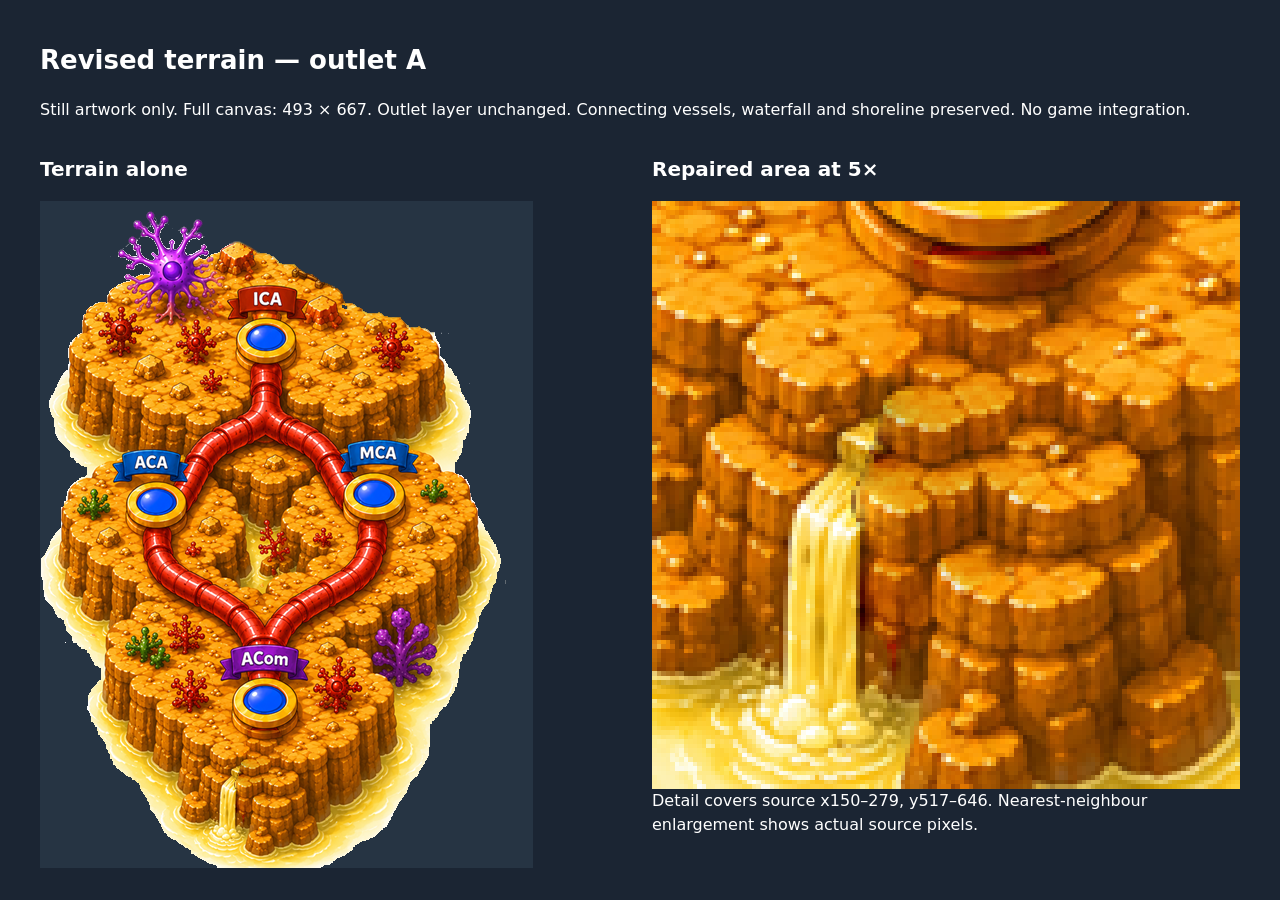
<file: artwork-review/outlet-a/terrain-review-v3.html>
﻿<!doctype html><html lang="en"><meta charset="utf-8"><meta name="viewport" content="width=device-width,initial-scale=1"><title>Revised outlet terrain review</title><style>body{margin:0;padding:24px;background:#1b2533;color:white;font:16px/1.5 system-ui}main{max-width:1200px;margin:auto}.grid{display:grid;grid-template-columns:repeat(auto-fit,minmax(300px,1fr));gap:24px}figure{margin:0}img{display:block;width:100%;height:auto;background:#263443}.map{max-width:493px}.detail{image-rendering:pixelated}a{color:#8fe3ff}h1{font-size:26px}h2{font-size:20px}</style><main><h1>Revised terrain — outlet A</h1><p>Still artwork only. Full canvas: 493 × 667. Outlet layer unchanged. Connecting vessels, waterfall and shoreline preserved. No game integration.</p><div class="grid"><figure><h2>Terrain alone</h2><a href="terrain-clean-v3.png"><img class="map" src="terrain-clean-v3.png" alt="Revised clean terrain without outlet A"></a></figure><figure><h2>Repaired area at 5×</h2><a href="terrain-repair-detail-v3.png"><img class="detail" src="terrain-repair-detail-v3.png" alt="Enlarged repaired rock shelves alongside original waterfall"></a><figcaption>Detail covers source x150–279, y517–646. Nearest-neighbour enlargement shows actual source pixels.</figcaption></figure></div></main></html>
</file>
<file: vessel-valley-outlet.css>
.outlet-a-layer {
  position: absolute;
  inset: 0;
  width: 100%;
  height: 100%;
  z-index: 1;
  pointer-events: none;
  overflow: hidden;
}
.outlet-a-layer .outlet-a-image { visibility: hidden; }
.outlet-a-layer.is-unlocked .outlet-a-image { visibility: visible; }
.outlet-a-layer.is-revealing .outlet-a-image {
  animation: outlet-a-rise 1000ms cubic-bezier(.2,.7,.3,1) both;
}
.outlet-a-layer.is-paused .outlet-a-image { animation-play-state: paused; }
@keyframes outlet-a-rise {
  0% { transform: translateY(86px); }
  76% { transform: translateY(-3px); }
  90% { transform: translateY(1px); }
  100% { transform: translateY(0); }
}
@media (prefers-reduced-motion: reduce) {
  .outlet-a-layer.is-revealing .outlet-a-image { animation: none; }
}

/* Blood starts only once the completed outlet is settled and on screen. */
.outlet-a-blood { display:none; visibility:hidden; pointer-events:none; }
.outlet-a-layer.is-leaking .outlet-a-blood { display:inline; visibility:visible; }
.outlet-blood-bead { fill:#ab302b; opacity:.75; }
.outlet-blood-drop { fill:#bb302c; opacity:0; animation:outlet-blood-fall 3.6s linear infinite; }
.outlet-blood-drop.second { animation-delay:1.8s; }
.outlet-blood-ring { fill:none; stroke:#bc5847; stroke-width:.7; opacity:0; transform-box:fill-box; transform-origin:center; animation:outlet-blood-impact 3.6s linear infinite; }
.outlet-blood-plume { transform-box:fill-box; transform-origin:center; animation:outlet-blood-disperse 7.2s ease-out infinite; }
.outlet-a-layer.is-paused .outlet-a-blood * { animation-play-state:paused; }
@keyframes outlet-blood-fall {
  0%,8% { opacity:0; transform:translate(0,0) scale(1); }
  12% { opacity:.9; transform:translate(0,1px) scale(1.3); }
  43% { opacity:.85; transform:translate(1px,49px) scale(1.4); }
  46%,100% { opacity:0; transform:translate(1px,51px) scale(.8); }
}
@keyframes outlet-blood-impact {
  0%,42% { opacity:0; transform:scale(.3); }
  45% { opacity:.4; transform:scale(.5); }
  70%,100% { opacity:0; transform:scale(2); }
}
@keyframes outlet-blood-disperse {
  0% { opacity:0; transform:translate(0,0) scale(.55); }
  28% { opacity:.65; }
  100% { opacity:0; transform:translate(6px,1px) scale(1.4); }
}
@media(prefers-reduced-motion:reduce) {
 .outlet-a-blood * { animation:none !important; }
 .outlet-blood-drop,.outlet-blood-ring { opacity:0; }
 .outlet-blood-plume { opacity:.3; }
}

/* Drop scaling must pivot around the droplet, never the full SVG canvas. */
.outlet-blood-drop { transform-box:fill-box; transform-origin:center; }
</file>
<file: vessel-valley-water.css>
/* Ambient water only; original game and progress are not modified. */
.map-inner { isolation:isolate; }
.map-wrap { max-width:100%; }
.map-inner > .csf-bubbles { display:none; }
.valley-water { position:absolute; inset:0; width:100%; height:100%; z-index:1; pointer-events:none; }
.valley-water .shore-lap { opacity:.3; transform-origin:230px 440px; filter:brightness(1.65); animation:valley-lap 4.8s ease-in-out infinite; }
.valley-water .shore-lap.second { animation-duration:6.7s; animation-delay:-3s; }
.valley-water .fall-line { fill:none; stroke:#fffbd7; stroke-width:1.35; stroke-linecap:round; stroke-dasharray:7 9; opacity:.5; animation:valley-flow 1.6s linear infinite; }
.valley-water .foam-ring { fill:none; stroke:#fffadc; stroke-width:1; transform-box:fill-box; transform-origin:center; opacity:0; animation:valley-foam 4.8s var(--delay,0s) ease-out infinite; }
.valley-water .water-bubble { fill:#fff8d9; fill-opacity:.18; stroke:#fffce7; stroke-width:.65; opacity:0; animation:valley-bubble var(--duration,3s) var(--delay,0s) ease-out infinite; }
.map-inner.water-paused .valley-water *, .map-inner.water-paused > .acha-wave-1 { animation-play-state:paused !important; }
@keyframes valley-lap { 0%,100% { opacity:.12; transform:translateY(0) scale(1); } 50% { opacity:.62; transform:translateY(1.4px) scale(1.008,1.004); } }
@keyframes valley-flow { to { stroke-dashoffset:-32; } }
@keyframes valley-foam { 0% { transform:scale(.6); opacity:0; } 20% { opacity:.34; } 100% { transform:scale(1.18); opacity:0; } }
@keyframes valley-bubble { 0% { transform:translate(0,0) scale(.65); opacity:0; } 20% { opacity:.55; } 100% { transform:translate(var(--drift,3px),-12px) scale(1.08); opacity:0; } }
@media (prefers-reduced-motion:reduce) {
 .valley-water *, .map-inner > .acha-wave-1 { animation:none !important; }
 .valley-water .shore-lap { opacity:.09; }
 .valley-water .water-bubble,.valley-water .foam-ring { opacity:0; }
}

/* Ambient neuron and waterfall; all coordinates use the 508 x 667 map. */
.valley-water .neuron-glow { opacity:.4; animation:neuron-breathe 3.8s ease-in-out infinite; }
.valley-water .neuron-core { opacity:.4; animation:neuron-breathe 3.8s -.5s ease-in-out infinite; }
.valley-water .neuron-signal { fill:none; stroke:#efbaff; stroke-width:.8; stroke-linecap:round; stroke-dasharray:2 90; stroke-dashoffset:0; opacity:0; animation:neuron-signal 9s -1s linear infinite; }
.valley-water .signal-two { animation-delay:-4.2s; animation-duration:10.7s; }
.valley-water .signal-three { animation-delay:-7.3s; animation-duration:12.1s; }
.valley-water .fall-second { animation-duration:2.2s; animation-delay:-1.1s; stroke-width:.9; opacity:.4; }
.valley-water .fall-fine { animation-duration:1.9s; animation-delay:-.7s; stroke-width:.6; opacity:.28; }
.valley-water .waterfall-foam { fill:#fffbe6; opacity:.2; transform-box:fill-box; transform-origin:center; animation:waterfall-foam 3.7s ease-in-out infinite; }
.valley-water .waterfall-splash { fill:none; stroke:#fff9db; stroke-width:.8; opacity:0; animation:waterfall-splash 4.9s -1.7s ease-out infinite; }
@keyframes neuron-breathe { 0%,100% { opacity:.2; } 50% { opacity:.9; } }
@keyframes neuron-signal { 0% { opacity:0; stroke-dashoffset:0; } 4% { opacity:.5; } 23% { opacity:.35; stroke-dashoffset:-65; } 28%,100% { opacity:0; stroke-dashoffset:-80; } }
@keyframes waterfall-foam { 0%,100% { opacity:.14; transform:scale(.88,.9); } 50% { opacity:.34; transform:scale(1.12,1.06); } }
@keyframes waterfall-splash { 0%,65%,100% { opacity:0; } 14% { opacity:.35; } 35% { opacity:.12; } }
@media (prefers-reduced-motion:reduce) {
 .valley-water .neuron-glow,.valley-water .neuron-core { opacity:.12; }
 .valley-water .neuron-signal,.valley-water .waterfall-splash { opacity:0; }
 .valley-water .waterfall-foam { opacity:.18; }
}

.valley-water .neuron-pulse-ring { fill:none; stroke:#e387ff; stroke-width:1.25; transform-box:fill-box; transform-origin:center; opacity:0; animation:neuron-pulse-ring 3.8s ease-out infinite; }
@keyframes neuron-pulse-ring { 0% { opacity:0; transform:scale(.7); } 15% { opacity:.7; } 85%,100% { opacity:0; transform:scale(1.65); } }
@media(prefers-reduced-motion:reduce) { .valley-water .neuron-pulse-ring { opacity:0; } .valley-water .shore-lap { filter:none; transform:none; } }

/* Original wave1 artwork: physical crest rise and retreat, without a glow filter. */
.map-inner > .csf-wave-1 {
 display:block; top:0; left:0; width:100%; height:auto;
 z-index:1; pointer-events:none; filter:none; opacity:.3;
 transform-origin:45% 66%; animation:csf-wave-height 4.8s ease-in-out infinite;
}
.map-inner.water-paused > .csf-wave-1 { animation-play-state:paused !important; }
@keyframes csf-wave-height {
 0%,100% { transform:translateY(.12%) scale(.998,1); opacity:.2; }
 25% { opacity:.55; }
 50% { transform:translateY(-.45%) scale(1.012,1.009); opacity:.85; }
 75% { opacity:.5; }
}
@media(prefers-reduced-motion:reduce) {
 .map-inner > .csf-wave-1 { animation:none; transform:none; opacity:.3; }
}

.valley-water .organism-pulse { opacity:0; transform-box:fill-box; transform-origin:center; animation:organism-breathe var(--pulse-duration) var(--pulse-delay) ease-in-out infinite; }
@keyframes organism-breathe {
 0%,65%,100% { opacity:.06; transform:scale(.85); }
 20% { opacity:1; transform:scale(1.28); }
 40% { opacity:.45; transform:scale(1.06); }
}
@media(prefers-reduced-motion:reduce) { .valley-water .organism-pulse { opacity:0; } }

/* Coral base measured from the aligned cut-out: source (360, 485). */
.valley-water .coral-sway {
 transform-box:view-box; transform-origin:360px 485px;
 animation:coral-sway 6.8s ease-in-out infinite;
}
@keyframes coral-sway {
 0%,100% { transform:rotate(-1.2deg) skewX(-.25deg); }
 50% { transform:rotate(1.2deg) skewX(.25deg); }
}
@media(prefers-reduced-motion:reduce) { .valley-water .coral-sway { animation:none; transform:none; } }

/* Keep bubble scaling local rather than scaling its map coordinates. */
.valley-water .water-bubble { transform-box:fill-box; transform-origin:center; }
</file>
<file: vessel-valley-connections.css>
.connection-layer { position:absolute; inset:0; width:100%; height:100%; pointer-events:none; z-index:1; visibility:hidden; }
.connection-layer.connection-visible { visibility:visible; }
.connection-layer.connection-revealing { animation:connection-emerge 1.25s cubic-bezier(.2,.65,.3,1) both; }
.map-inner.connections-paused .connection-layer { animation-play-state:paused; }
@keyframes connection-emerge { from { clip-path:inset(0 0 100% 0); opacity:.2; } to { clip-path:inset(0); opacity:1; } }
@media(prefers-reduced-motion:reduce) { .connection-layer.connection-revealing { animation:none; } }
</file>
